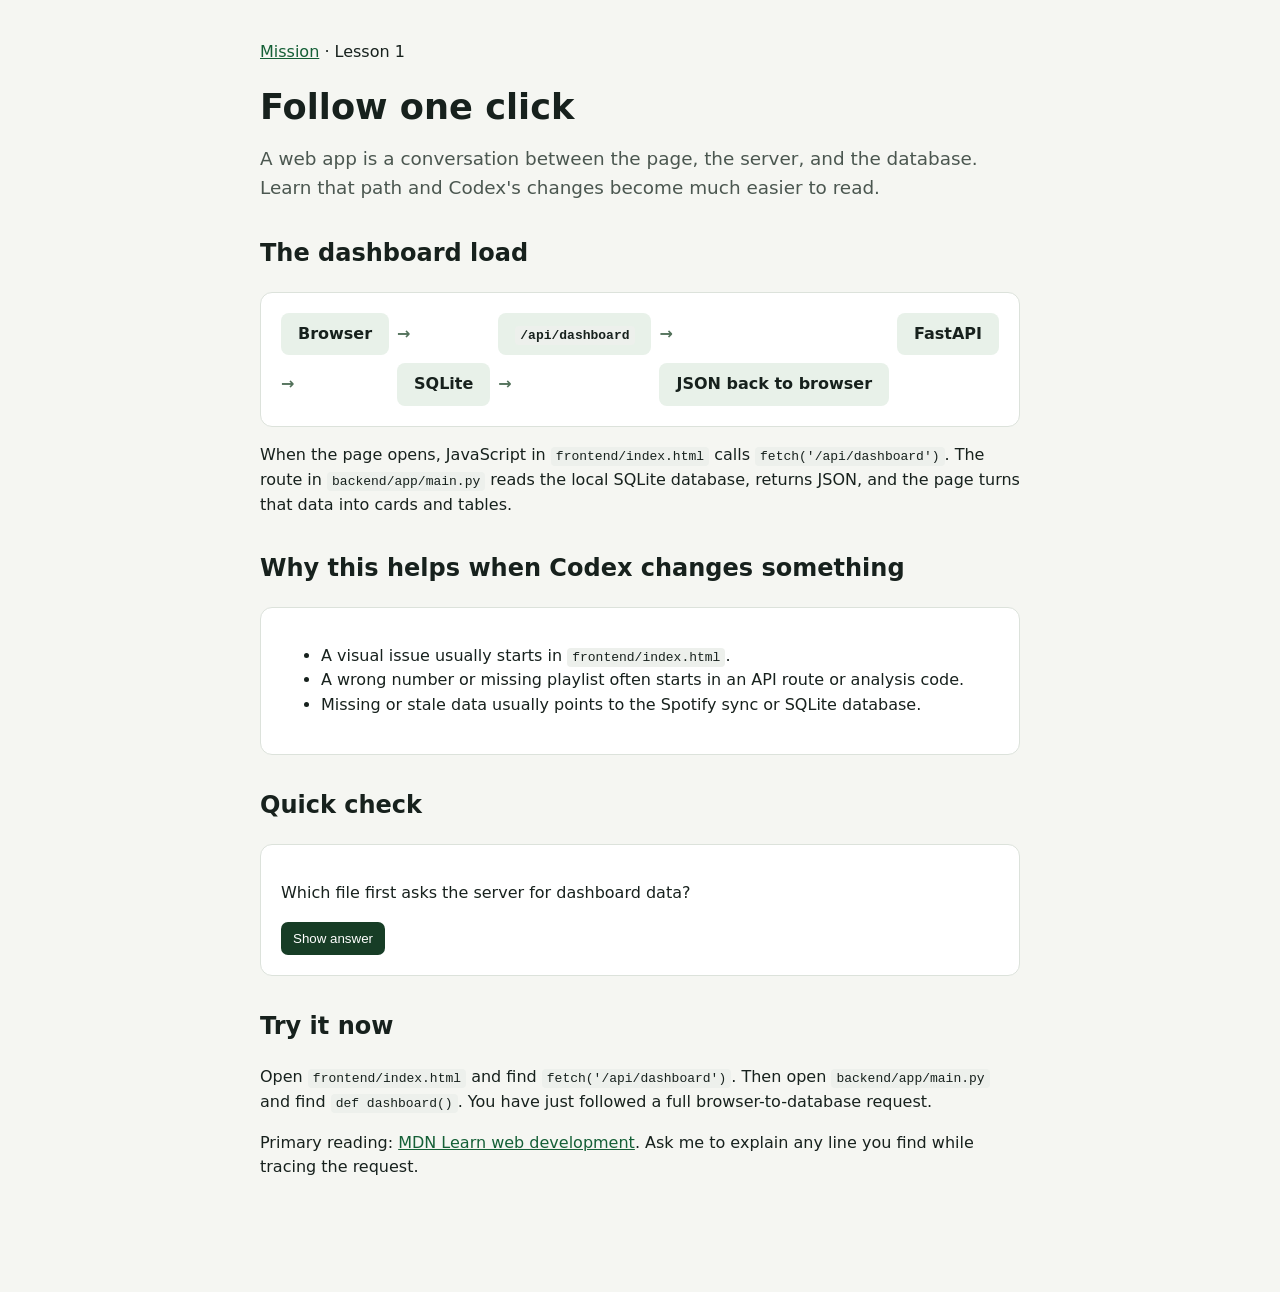
<file: lessons/0001-follow-one-click.html>
<!doctype html>
<html lang="en">
<head>
  <meta charset="utf-8">
  <meta name="viewport" content="width=device-width, initial-scale=1">
  <title>Follow One Click</title>
  <link rel="stylesheet" href="../assets/lesson.css">
</head>
<body>
  <main>
    <p><a href="../MISSION.md">Mission</a> · Lesson 1</p>
    <h1>Follow one click</h1>
    <p class="lede">A web app is a conversation between the page, the server, and the database. Learn that path and Codex's changes become much easier to read.</p>

    <h2>The dashboard load</h2>
    <div class="card flow"><span>Browser</span><i>→</i><span><code>/api/dashboard</code></span><i>→</i><span>FastAPI</span><i>→</i><span>SQLite</span><i>→</i><span>JSON back to browser</span></div>
    <p>When the page opens, JavaScript in <code>frontend/index.html</code> calls <code>fetch('/api/dashboard')</code>. The route in <code>backend/app/main.py</code> reads the local SQLite database, returns JSON, and the page turns that data into cards and tables.</p>

    <h2>Why this helps when Codex changes something</h2>
    <div class="card">
      <ul>
        <li>A visual issue usually starts in <code>frontend/index.html</code>.</li>
        <li>A wrong number or missing playlist often starts in an API route or analysis code.</li>
        <li>Missing or stale data usually points to the Spotify sync or SQLite database.</li>
      </ul>
    </div>

    <h2>Quick check</h2>
    <div class="card">
      <p>Which file first asks the server for dashboard data?</p>
      <button id="reveal">Show answer</button>
      <p id="answer" hidden><code>frontend/index.html</code>. It runs in the browser and sends the request with <code>fetch</code>.</p>
    </div>

    <h2>Try it now</h2>
    <p>Open <code>frontend/index.html</code> and find <code>fetch('/api/dashboard')</code>. Then open <code>backend/app/main.py</code> and find <code>def dashboard()</code>. You have just followed a full browser-to-database request.</p>

    <p>Primary reading: <a href="https://developer.mozilla.org/en-US/docs/Learn_web_development">MDN Learn web development</a>. Ask me to explain any line you find while tracing the request.</p>
  </main>
  <script>document.querySelector('#reveal').onclick=()=>document.querySelector('#answer').hidden=false;</script>
</body>
</html>
</file>
<file: assets/lesson.css>
:root { color-scheme: light; font-family: Inter, system-ui, sans-serif; color: #17211d; background: #f5f6f2; }
body { margin: 0; line-height: 1.55; }
main { max-width: 760px; margin: 40px auto; padding: 0 24px 56px; }
h1 { font-size: 2.2rem; line-height: 1.1; margin-bottom: 8px; }
h2 { margin-top: 32px; }
.lede { font-size: 1.15rem; color: #4b5750; }
.card { background: white; border: 1px solid #dce2db; border-radius: 12px; padding: 20px; margin: 16px 0; }
.flow { display: grid; grid-template-columns: repeat(5, auto); gap: 8px; align-items: center; font-weight: 650; }
.flow span { text-align: center; padding: 9px; border-radius: 8px; background: #e8f1e9; }
.flow i { font-style: normal; color: #52715a; }
button { background: #173d26; color: white; border: 0; border-radius: 7px; padding: 9px 12px; cursor: pointer; }
#answer { margin-top: 12px; font-weight: 650; }
code { background: #edf0ec; padding: 2px 5px; border-radius: 4px; }
a { color: #145f36; }
@media (max-width: 600px) { .flow { grid-template-columns: 1fr; } .flow i { transform: rotate(90deg); } }
</file>
